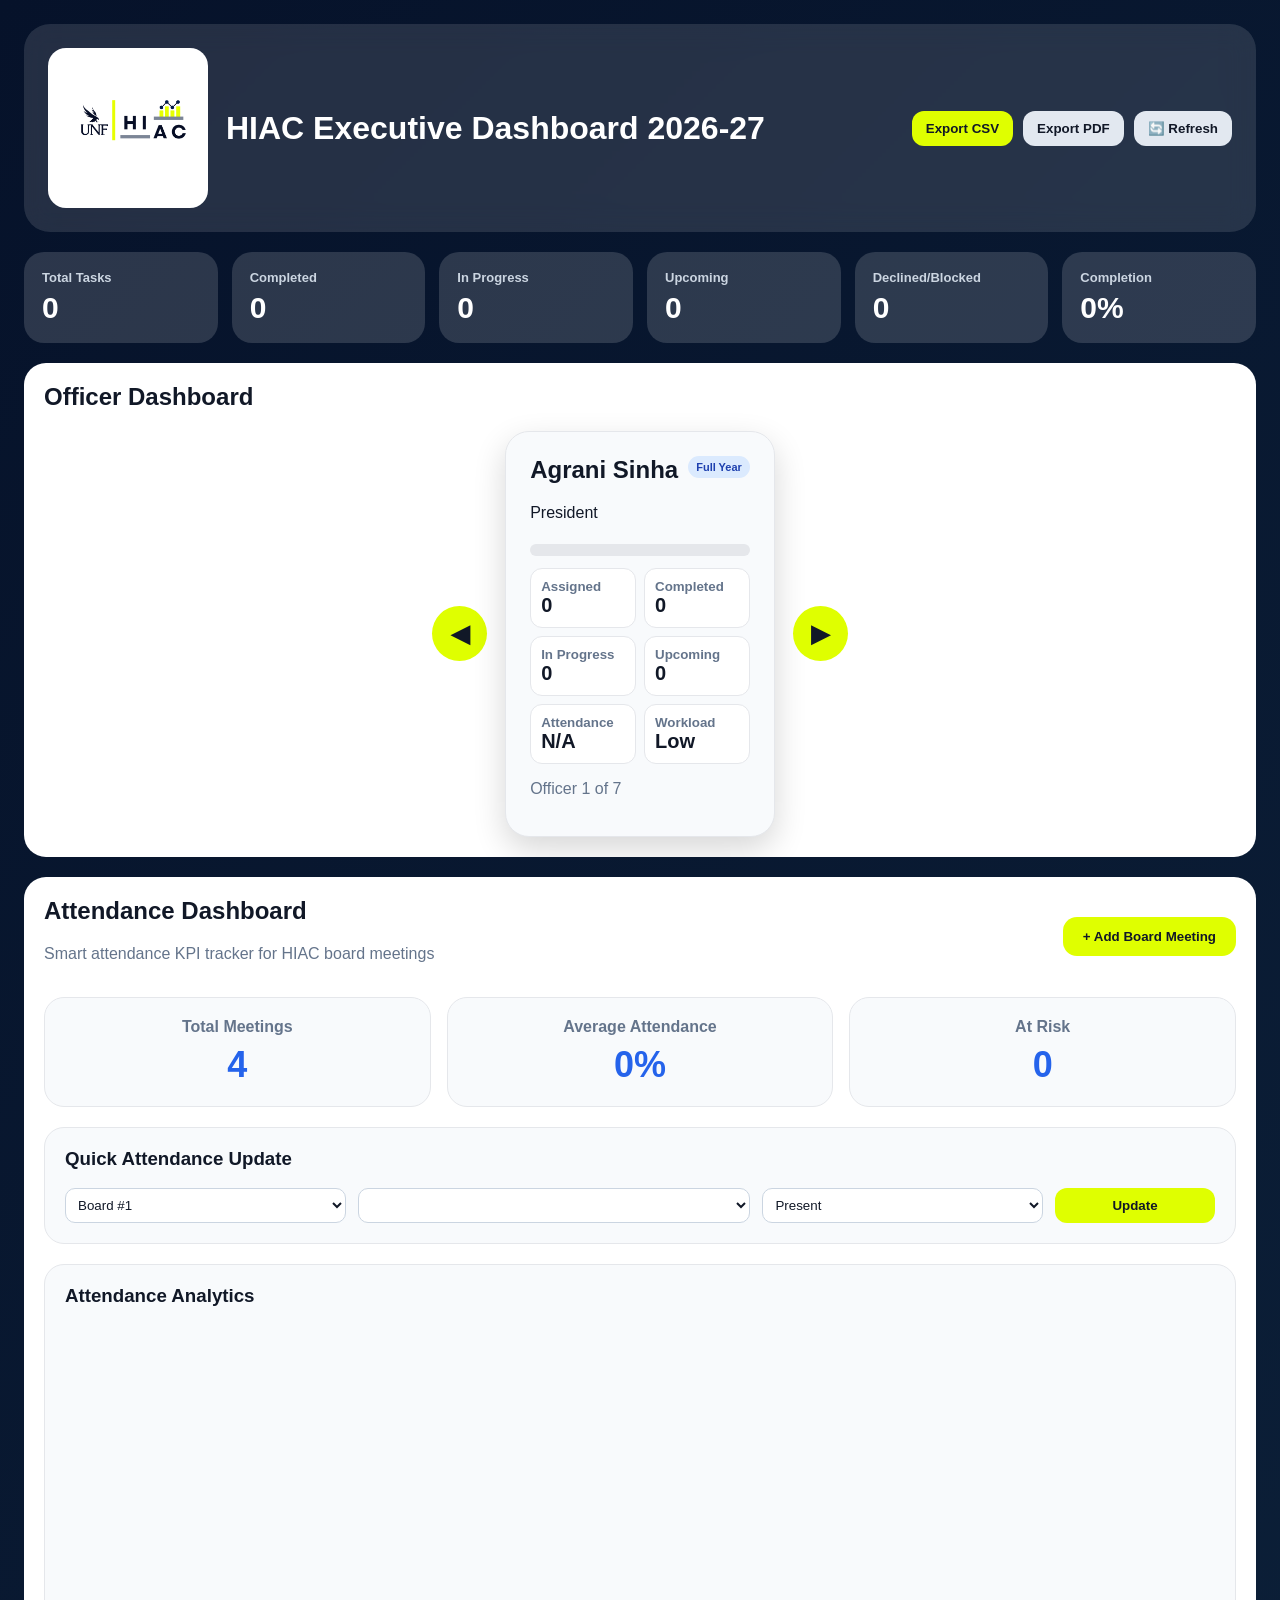
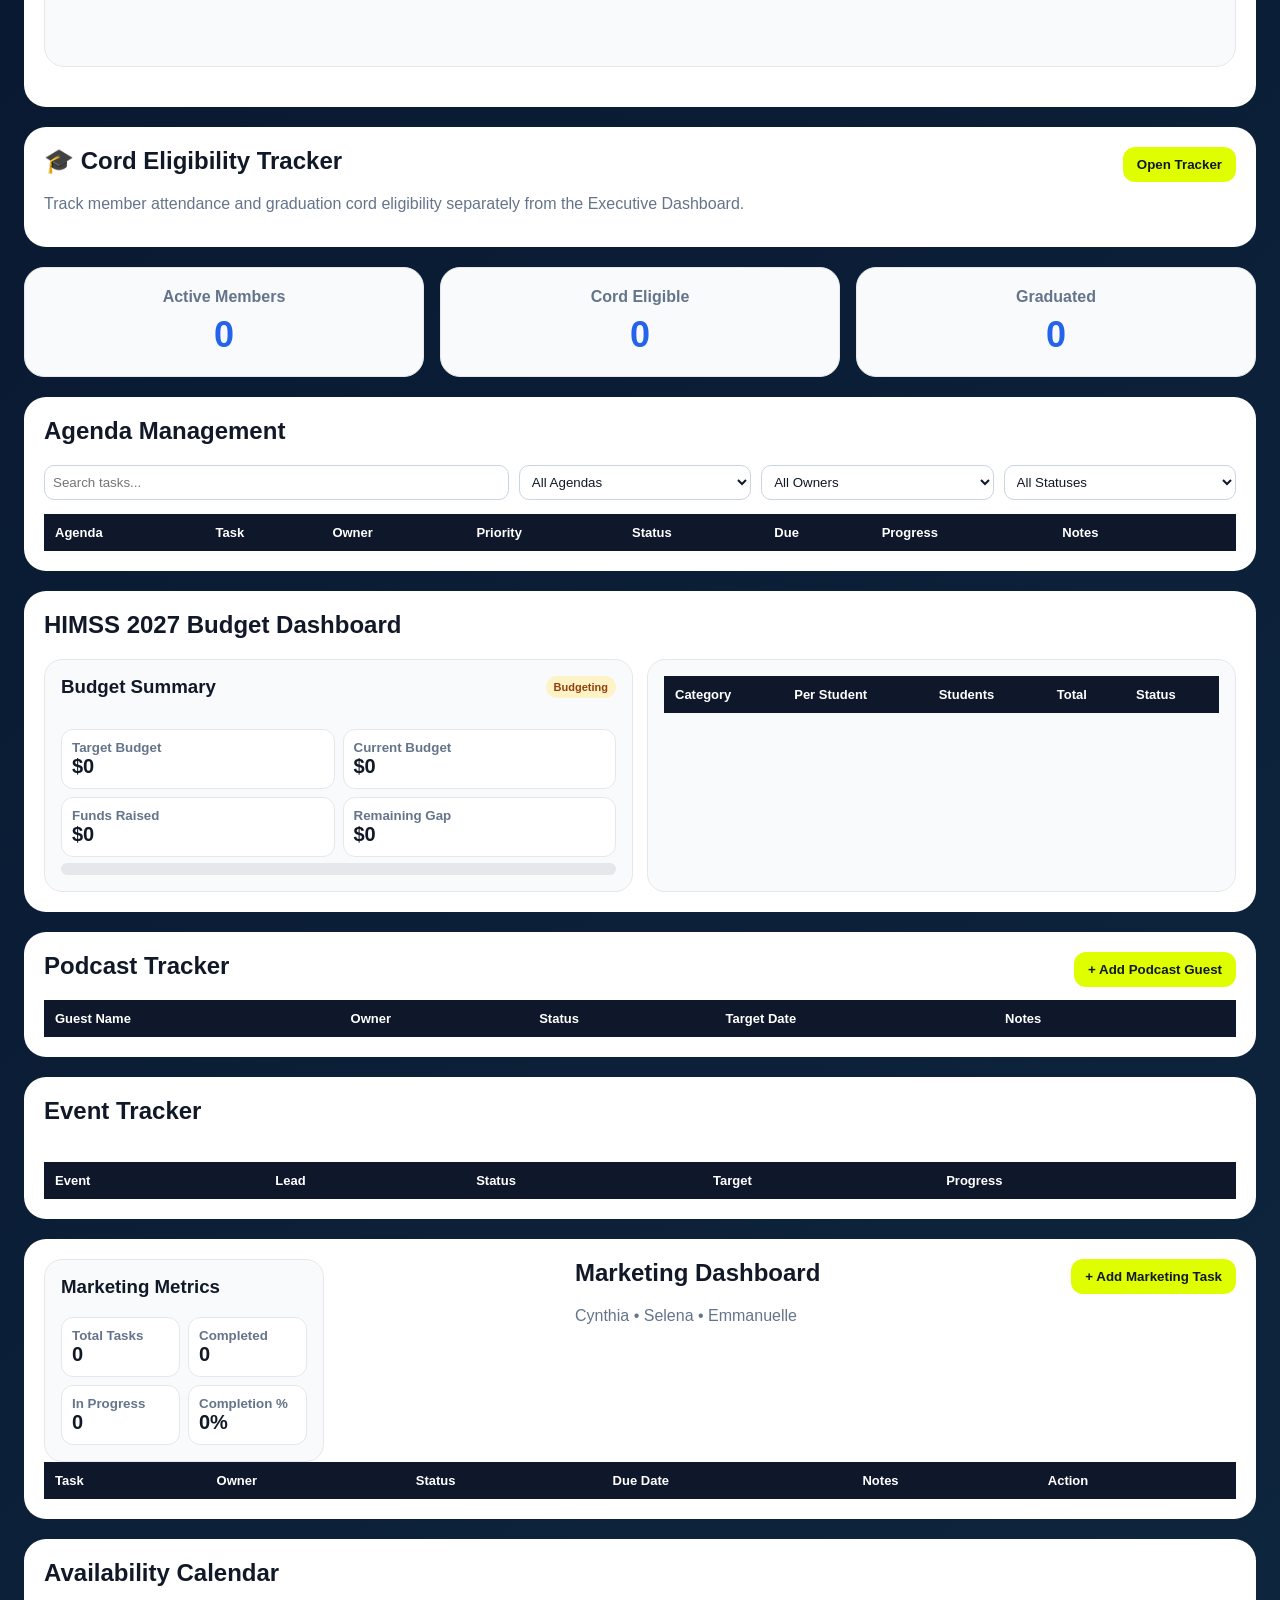
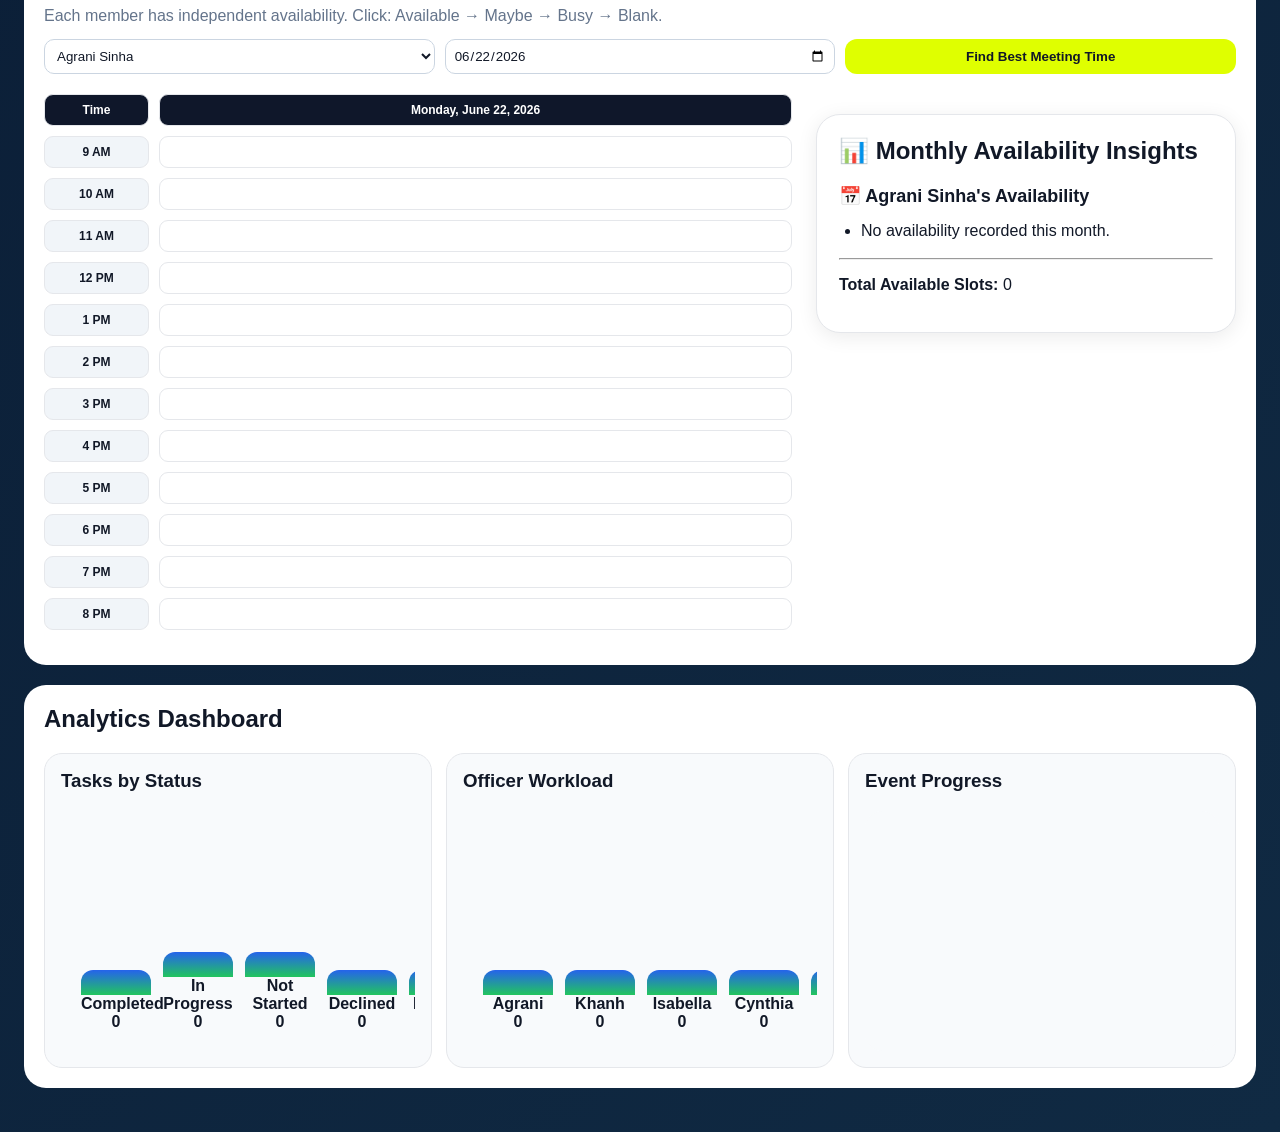
<file: index.html>
<!DOCTYPE html>
<html>
<head>
<meta charset="UTF-8">
<title>HIAC Executive Dashboard 2026-27</title>
<meta name="viewport" content="width=device-width, initial-scale=1.0">


<style>
:root{
--navy:#06122a;
--navy2:#102a43;
--lime:#dfff00;
--green:#16a34a;
--orange:#f59e0b;
--red:#dc2626;
--blue:#2563eb;
--purple:#7c3aed;
--light:#f8fafc;
--border:#e5e7eb;
--text:#111827;
--muted:#64748b;
}

*{
box-sizing:border-box;
font-family:Segoe UI,Arial,sans-serif;
}

html,
body{
width:100%;
overflow-x:hidden;
}

body{
margin:0;
padding:24px;
background:linear-gradient(135deg,var(--navy),var(--navy2));
color:white;
}

.header{
display:flex;
justify-content:space-between;
align-items:center;
gap:20px;
background:rgba(255,255,255,.12);
border-radius:26px;
padding:24px;
margin-bottom:20px;
backdrop-filter:blur(14px);
}

.brand{
display:flex;
align-items:center;
gap:18px;
}

.logo-img{
width:160px;
max-width:100%;
height:auto;
background:white;
border-radius:18px;
padding:10px;
}

h1{
margin:0;
font-size:32px;
line-height:1.2;
}

h2,
h3{
margin-top:0;
}

.actions{
display:flex;
gap:10px;
flex-wrap:wrap;
}

button{
border:none;
border-radius:12px;
padding:10px 14px;
font-weight:800;
cursor:pointer;
background:var(--lime);
color:#111827;
}

button.gray{
background:#e2e8f0;
}

button.red{
background:#fee2e2;
color:#991b1b;
}

.summary-grid{
display:grid;
grid-template-columns:repeat(auto-fit,minmax(170px,1fr));
gap:14px;
margin-bottom:20px;
}

.summary-card{
background:rgba(255,255,255,.15);
border-radius:20px;
padding:18px;
}

.summary-card span{
display:block;
font-size:13px;
font-weight:700;
color:#cbd5e1;
}

.summary-card strong{
display:block;
font-size:30px;
margin-top:6px;
}

.panel{
background:white;
color:#111827;
border-radius:22px;
padding:20px;
margin-bottom:20px;
overflow-x:auto;
overflow-y:hidden;
}

.sub{
color:#64748b;
margin-bottom:14px;
}

.carousel-wrap{
display:flex;
align-items:center;
justify-content:center;
gap:18px;
width:100%;
}

.nav-btn{
width:55px;
height:55px;
border-radius:50%;
font-size:24px;
flex-shrink:0;
}

.officer-single{
width:100%;
max-width:680px;
background:#f8fafc;
border:1px solid #e5e7eb;
border-radius:24px;
padding:24px;
box-shadow:0 12px 32px rgba(0,0,0,.16);
touch-action:pan-y;
user-select:none;
}

.card-grid{
display:grid;
grid-template-columns:repeat(auto-fit,minmax(280px,1fr));
gap:14px;
}

.card{
background:#f8fafc;
border:1px solid #e5e7eb;
border-radius:18px;
padding:16px;
}

.row{
display:flex;
justify-content:space-between;
gap:10px;
align-items:flex-start;
}

.kpis{
display:grid;
grid-template-columns:repeat(2,1fr);
gap:8px;
margin-top:12px;
}

.kpi{
background:white;
border:1px solid #e5e7eb;
border-radius:12px;
padding:10px;
}

.kpi small{
display:block;
font-weight:700;
color:#64748b;
}

.kpi strong{
font-size:20px;
}

table{
width:100%;
border-collapse:collapse;
}

th{
background:#0f172a;
color:white;
padding:11px;
text-align:left;
font-size:13px;
}

td{
border-bottom:1px solid #e5e7eb;
padding:9px;
font-size:13px;
vertical-align:top;
}

input,
select,
textarea{
width:100%;
padding:8px;
border:1px solid #cbd5e1;
border-radius:10px;
background:white;
color:#111827;
}

textarea{
min-height:44px;
resize:vertical;
}

.badge{
display:inline-block;
padding:5px 8px;
border-radius:999px;
font-size:11px;
font-weight:800;
}

.Completed,
.Published,
.Approved{
background:#dcfce7;
color:#166534;
}

.InProgress,
.Recorded,
.ReadyToPublish,
.Editing,
.Budgeting,
.Fundraising,
.Marketing,
.Reviewing,
.Drafting,
.RegistrationOpen{
background:#fef3c7;
color:#92400e;
}

.NotStarted,
.Upcoming,
.Planning,
.Planned,
.Proposed,
.Discussion,
.Prospect,
.Scheduled,
.OutreachSent,
.Confirmed{
background:#dbeafe;
color:#1e40af;
}

.Declined,
.Blocked,
.Cancelled{
background:#fee2e2;
color:#991b1b;
}

.OnHold,
.AdvisorMeeting,
.Virtual{
background:#ede9fe;
color:#5b21b6;
}

.progress{
height:12px;
background:#e5e7eb;
border-radius:999px;
overflow:hidden;
margin-top:6px;
}

.fill{
height:100%;
background:linear-gradient(90deg,#22c55e,#84cc16);
}

.chart{
height:240px;
display:flex;
align-items:flex-end;
gap:12px;
padding:20px;
background:#f8fafc;
border-radius:18px;
overflow-x:auto;
}

.bar{
background:linear-gradient(180deg,#2563eb,#22c55e);
border-radius:12px 12px 0 0;
min-height:14px;
}

.barcol{
min-width:70px;
font-weight:700;
text-align:center;
color:#111827;
}

.filters{
display:grid;
grid-template-columns:2fr 1fr 1fr 1fr;
gap:10px;
margin-bottom:14px;
}

/* =========================
   ATTENDANCE
========================= */

.attendance-header{
display:flex;
justify-content:space-between;
align-items:center;
gap:20px;
margin-bottom:20px;
}

.meeting-btn{
background:#dfff00;
color:#111827;
font-weight:800;
padding:12px 20px;
border:none;
border-radius:14px;
cursor:pointer;
white-space:nowrap;
}

.attendance-kpi-grid{
display:grid;
grid-template-columns:repeat(3,1fr);
gap:16px;
margin-bottom:20px;
}

.attendance-kpi{
background:#f8fafc;
border:1px solid #e5e7eb;
border-radius:20px;
padding:20px;
text-align:center;
}

.attendance-kpi span{
display:block;
font-weight:700;
color:#64748b;
margin-bottom:8px;
}

.attendance-kpi strong{
font-size:36px;
color:#2563eb;
display:block;
}

.quick-attendance-card,
.attendance-analytics{
background:#f8fafc;
border:1px solid #e5e7eb;
border-radius:20px;
padding:20px;
margin-bottom:20px;
}

.quick-attendance-row{
display:grid;
grid-template-columns:1fr 1.4fr 1fr 160px;
gap:12px;
align-items:center;
}

.quick-attendance-row button{
width:100%;
}

#attendanceChart{
display:flex;
align-items:flex-end;
justify-content:flex-start;
gap:18px;
padding:20px;
min-height:320px;
overflow-x:auto;
}

#attendanceChart .barcol,
#attendanceChart .barcol div,
#attendanceChart .barcol b{
color:#111827 !important;
font-weight:700;
text-align:center;
}

#attendanceChart .barcol{
min-width:100px;
}

/* =========================
   AGENDA DESKTOP/MOBILE SPLIT
========================= */

.mobile-planner{
display:none !important;
}

.desktop-agenda{
display:block !important;
}

.desktop-filters{
display:grid !important;
}



/* =========================
   AVAILABILITY
========================= */

.schedule{
display:grid;
grid-template-columns:110px minmax(240px,1fr);
gap:10px;
width:100%;
min-width:350px;
}
.day,
.time,
.slot{
text-align:center;
padding:8px;
border-radius:9px;
border:1px solid #e5e7eb;
font-size:12px;
}

.day{
background:#0f172a;
color:white;
font-weight:800;
}

.time{
background:#f1f5f9;
font-weight:800;
}

.slot{
cursor:pointer;
background:white;
}

.slot.yes{
background:#dcfce7;
color:#166534;
}

.slot.maybe{
background:#fef3c7;
color:#92400e;
}

.slot.no{
background:#fee2e2;
color:#991b1b;
}

/* =========================
   TABLET
========================= */

@media screen and (max-width:1024px){

body{
padding:16px;
}

.header{
padding:20px;
}

.summary-grid{
grid-template-columns:repeat(2,1fr);
}

.card-grid{
grid-template-columns:1fr;
}

.filters{
grid-template-columns:1fr 1fr;
}

.officer-single{
max-width:100%;
}

.attendance-kpi-grid{
grid-template-columns:repeat(2,1fr);
}

.quick-attendance-row{
grid-template-columns:1fr 1fr;
}

}

/* =========================
   MOBILE
========================= */

@media screen and (max-width:768px){

.agenda-task-card{
background:#050505;
color:white;
border-left:6px solid #dfff00;
border-radius:22px;
padding:16px;
}

body{
padding:10px;
}

.header{
flex-direction:column;
align-items:flex-start;
padding:16px;
gap:12px;
border-radius:20px;
}

.brand{
width:100%;
flex-direction:column;
align-items:flex-start;
gap:10px;
}

.logo-img{
width:80px;
border-radius:14px;
padding:8px;
}

h1{
font-size:22px;
line-height:1.2;
}

.panel{
padding:14px;
border-radius:18px;
overflow-x:auto;
overflow-y:hidden;
}

.actions{
width:100%;
display:grid;
grid-template-columns:1fr;
gap:8px;
}

.actions button,
button{
width:100%;
min-height:42px;
}

.summary-grid{
grid-template-columns:repeat(2,1fr);
gap:10px;
}

.summary-card{
padding:14px;
border-radius:16px;
}

.summary-card strong{
font-size:24px;
}

.carousel-wrap{
gap:8px;
}

.officer-single{
width:100%;
max-width:100%;
padding:14px;
border-radius:18px;
}

.nav-btn{
width:40px;
height:40px;
font-size:16px;
padding:0;
}

.card-grid{
grid-template-columns:1fr;
gap:10px;
}

.row{
flex-direction:column;
align-items:stretch;
width:100%;
}

.kpis{
grid-template-columns:repeat(2,1fr);
}

.filters{
grid-template-columns:1fr;
}

input,
select,
textarea{
font-size:16px;
}

.attendance-header{
flex-direction:column;
align-items:stretch;
gap:12px;
}

.meeting-btn{
width:100%;
}

.attendance-kpi-grid{
grid-template-columns:1fr;
gap:10px;
}

.attendance-kpi{
padding:14px;
}

.attendance-kpi strong{
font-size:24px;
}

.quick-attendance-row{
grid-template-columns:1fr;
}

#attendanceChart{
height:260px;
min-height:260px;
padding:14px;
gap:12px;
overflow-x:auto;
}

#attendanceChart .barcol{
min-width:70px;
font-size:12px;
}

/* =========================
   GOOGLE CALENDAR MOBILE AGENDA
========================= */

.agenda-panel{
padding:0;
overflow:hidden;
background:#f8fafc;
}

.agenda-panel h2{
display:block;
padding:18px 16px 0;
margin:0;
font-size:24px;
color:#111827;
}

.desktop-agenda,
.desktop-filters{
display:none !important;
}

.mobile-planner{
display:block !important;
padding:14px;
background:#f8fafc;
}

.calendar-header{
background:#0a0a0a;
color:#dfff00;
padding:20px;
border-radius:24px;
margin-bottom:14px;
border:2px solid #dfff00;
box-shadow:0 0 20px rgba(223,255,0,.25);
}

.calendar-month{
font-size:22px;
font-weight:900;
}

.calendar-year{
font-size:14px;
opacity:.85;
margin-top:4px;
}

.calendar-week{
display:grid;
grid-template-columns:repeat(7,1fr);
margin-top:16px;
gap:4px;
}

.calendar-week div{
text-align:center;
font-weight:800;
font-size:12px;
opacity:.9;
}

.calendar-grid{
display:grid;
grid-template-columns:repeat(7,1fr);
gap:6px;
margin-top:12px;
}

.calendar-day{
min-height:72px;
aspect-ratio:auto;
background:#111111;
border:1px solid #2a2a2a;
border-radius:14px;
display:flex;
flex-direction:column;
align-items:center;
justify-content:center;
font-size:12px;
font-weight:800;
color:#ffffff;
position:relative;
cursor:pointer;
transition:.2s;
}
.calendar-day{
align-items:flex-start;
justify-content:flex-start;
padding:8px;
}
   
.calendar-day:hover{
border-color:#dfff00;
transform:translateY(-2px);
}

.calendar-day:hover{
transform:translateY(-1px);
}

.calendar-day.has-task{
background:#161616;
border:2px solid #dfff00;
box-shadow:0 0 10px rgba(223,255,0,.25);
}
.calendar-day.today{
background:#dfff00;
color:#000000;
font-weight:900;
}
.calendar-day small{
position:absolute;
right:4px;
bottom:4px;
min-width:18px;
height:18px;
border-radius:999px;
background:#dfff00;
color:#000;
font-size:10px;
font-weight:900;
display:flex;
align-items:center;
justify-content:center;
}

.agenda-task-list{
margin-top:18px;
display:flex;
flex-direction:column;
gap:12px;
}

.agenda-task-list h3{
margin:0;
font-size:18px;
color:#111827;
}

.agenda-task-card{
background:#111111;
color:white;
border-radius:18px;
padding:14px;
border-left:6px solid #dfff00;
box-shadow:0 4px 12px rgba(0,0,0,.25);
}

.agenda-task-card h4{
margin:0 0 8px;
font-size:16px;
font-weight:800;
color:#dfff00;
}

.agenda-task-meta{
font-size:13px;
color:#cbd5e1;
line-height:1.6;
margin-bottom:10px;
}

.agenda-task-status{
display:inline-block;
padding:5px 10px;
border-radius:999px;
background:#dfff00;
color:#000;
font-size:11px;
font-weight:900;
}

.agenda-task-card{
display:flex;
flex-direction:column;
gap:10px;
}

.agenda-task-edit{
display:flex;
flex-direction:column;
gap:8px;
margin-top:12px;
}

.agenda-task-edit label{
font-size:12px;
font-weight:800;
color:#dfff00;
text-transform:uppercase;
letter-spacing:.5px;
}

.agenda-task-edit input,
.agenda-task-edit select,
.agenda-task-edit textarea{
width:100%;
background:#ffffff;
color:#111827;
border-radius:12px;
padding:10px;
border:none;
font-size:14px;
}

.agenda-task-edit textarea{
min-height:70px;
resize:vertical;
}

.progress-value{
text-align:center;
font-weight:800;
color:#dfff00;
font-size:14px;
}

.agenda-task-edit input[type="range"]{
padding:0;
background:transparent;
}

.agenda-task-actions{
display:grid;
grid-template-columns:1fr 1fr;
gap:8px;
margin-top:10px;
}

.agenda-task-actions button{
width:100%;
font-size:13px;
min-height:38px;
}

.schedule{
display:grid !important;
grid-template-columns:110px minmax(200px,1fr) !important;
gap:8px;
width:100% !important;
min-width:320px !important;
}

#statusChart,
#workloadChart,
#eventChart,
#attendanceChart{
overflow-x:auto;
}

}
.planner-fab{
position:fixed;
bottom:85px;
right:20px;
width:62px;
height:62px;
border-radius:50%;
background:#dfff00;
color:#000;
font-size:34px;
font-weight:900;
border:none;
box-shadow:0 0 20px rgba(223,255,0,.35);
z-index:999;
}
.planner-fab:hover{
transform:scale(1.05);
}

.calendar-nav{
display:flex;
justify-content:space-between;
align-items:center;
margin-bottom:15px;
}

.month-btn{
width:42px;
height:42px;
border-radius:50%;
background:#dfff00;
color:#000;
font-size:18px;
font-weight:900;
border:none;
}

#cordTable input{
min-width:70px;
}

#graduatedTable td,
#cordTable td{
font-size:12px;
}

#cordTable,
#graduatedTable{
overflow-x:auto;
}
/* =========================
   SMALL PHONES
========================= */

@media screen and (max-width:480px){

body{
padding:8px;
}

.logo-img{
width:65px;
}

h1{
font-size:18px;
}

.summary-grid{
grid-template-columns:1fr;
}

.summary-card strong{
font-size:20px;
}

.kpis{
grid-template-columns:1fr;
}

.calendar-header{
padding:16px;
border-radius:20px;
}

.calendar-month{
font-size:20px;
}

.calendar-week div{
font-size:11px;
}

.calendar-grid{
gap:5px;
}

.calendar-day{
border-radius:10px;
font-size:11px;
}

.agenda-task-edit{
grid-template-columns:1fr;
}

.agenda-task-edit textarea{
grid-column:1;
}

.agenda-task-actions{
grid-template-columns:1fr;
}

#attendanceChart .barcol,
#statusChart .barcol,
#workloadChart .barcol,
#eventChart .barcol{
min-width:70px;
}

}

/* =========================
   PRINT
========================= */

@media print{

.actions,
button{
display:none !important;
}

body{
background:white !important;
color:black !important;
padding:0;
}

.header{
background:white !important;
color:black !important;
box-shadow:none;
}

.panel{
break-inside:avoid;
overflow:visible;
}

.mobile-planner{
display:none !important;
}

.desktop-agenda{
display:block !important;
}

table{
display:table;
white-space:normal;
overflow:visible;
}

thead{
display:table-header-group !important;
}

tr{
display:table-row !important;
}

td,
th{
display:table-cell !important;
}

}
#availabilitySummaryCard{

margin-top:20px;
padding:20px;
background:white;
border-radius:20px;
box-shadow:0 4px 20px rgba(0,0,0,.08);

}

#availabilitySummary h4{

margin:16px 0 10px;

}

#availabilitySummary ul{

margin:0;
padding-left:20px;

}

#availabilitySummary li{

margin-bottom:8px;

}
/* ==========================================
   AVAILABILITY LAYOUT
========================================== */

.availability-layout{

display:flex;
gap:24px;
align-items:flex-start;
margin-top:20px;

}

/* ==========================================
   CALENDAR
========================================== */

.schedule-wrapper{

flex:2;
min-width:0;

}

.schedule{

overflow-x:auto;

}

/* ==========================================
   INSIGHTS CARD
========================================== */

#availabilitySummaryCard{

flex:1;
min-width:320px;
max-width:420px;

background:white;
border-radius:24px;

padding:22px;

box-shadow:
0 4px 20px rgba(0,0,0,.08);

position:sticky;
top:20px;

}

#availabilitySummaryCard h3{

margin-top:0;
margin-bottom:20px;

font-size:24px;
font-weight:700;

}

#availabilitySummary h4{

margin-top:20px;
margin-bottom:12px;

font-size:18px;
font-weight:700;

}

#availabilitySummary ul{

margin:0;
padding-left:22px;

}

#availabilitySummary li{

margin-bottom:12px;
line-height:1.5;

}

/* ==========================================
   MOBILE
========================================== */

@media(max-width:1200px){

.availability-layout{

flex-direction:column;

}

.schedule-wrapper{

width:100%;

}

#availabilitySummaryCard{

width:100%;
max-width:none;
min-width:unset;

position:static;

}

}

@media(max-width:768px){

#availabilitySummaryCard{

padding:18px;

}

#availabilitySummaryCard h3{

font-size:20px;

}

#availabilitySummary h4{

font-size:16px;

}

}
</style>
</head>

<body>

<div class="header">
<div class="brand">
<img src="assets/UNF HIAC Logo & Announcement - 3 (1).png" class="logo-img">
<div>
<h1>HIAC Executive Dashboard 2026-27</h1>
</div>
</div>
<div class="actions">
<button onclick="exportCSV()">Export CSV</button>
<button onclick="window.print()" class="gray">Export PDF</button>
<button onclick="location.reload()" class="gray">🔄 Refresh</button>
</div>
</div>

<div class="summary-grid">
<div class="summary-card"><span>Total Tasks</span><strong id="totalTasks">0</strong></div>
<div class="summary-card"><span>Completed</span><strong id="completedTasks">0</strong></div>
<div class="summary-card"><span>In Progress</span><strong id="progressTasks">0</strong></div>
<div class="summary-card"><span>Upcoming</span><strong id="upcomingTasks">0</strong></div>
<div class="summary-card"><span>Declined/Blocked</span><strong id="declinedTasks">0</strong></div>
<div class="summary-card"><span>Completion</span><strong id="completionRate">0%</strong></div>
</div>

<div class="panel">
<h2>Officer Dashboard</h2>
<div class="carousel-wrap">
<button class="nav-btn" onclick="prevOfficer()">◀</button>
<div id="officerCards"></div>
<button class="nav-btn" onclick="nextOfficer()">▶</button>
</div>
</div>



<div class="panel">

<div class="attendance-header">
<div>
<h2>Attendance Dashboard</h2>
<p class="sub">Smart attendance KPI tracker for HIAC board meetings</p>
</div>

<button class="meeting-btn" onclick="addMeeting()">
+ Add Board Meeting
</button>
</div>

<div class="attendance-kpi-grid">

<div class="attendance-kpi">
<span>Total Meetings</span>
<strong id="meetingCount">0</strong>
</div>

<div class="attendance-kpi">
<span>Average Attendance</span>
<strong id="attendanceAvg">0%</strong>
</div>

<div class="attendance-kpi">
<span>At Risk</span>
<strong id="atRiskCount">0</strong>
</div>

</div>

<div class="quick-attendance-card">
<h3>Quick Attendance Update</h3>

<div class="quick-attendance-row">
<select id="quickMeeting"></select>
<select id="quickOfficer"></select>
<select id="quickStatus">
<option>Present</option>
<option>Absent</option>
<option>Excused</option>
<option>Virtual</option>
<option>Advisor Meeting</option>
<option>N/A</option>
</select>

<button onclick="quickUpdateAttendance()">Update</button>
</div>
</div>

<div class="attendance-analytics">
<h3>Attendance Analytics</h3>
<div id="attendanceChart"></div>
</div>

</div>

<div class="panel">

<div class="row">

<div>

<h2>
🎓 Cord Eligibility Tracker
</h2>

<p class="sub">

Track member attendance and graduation cord eligibility separately from the Executive Dashboard.

</p>

</div>

<button
class="lime"
onclick="
window.open(
'cord_tracker.html',
'_blank'
)
">

Open Tracker

</button>

</div>

</div>
   

<div class="attendance-kpi-grid">

<div class="attendance-kpi">
<span>Active Members</span>
<strong id="activeMemberCount">0</strong>
</div>

<div class="attendance-kpi">
<span>Cord Eligible</span>
<strong id="eligibleMemberCount">0</strong>
</div>

<div class="attendance-kpi">
<span>Graduated</span>
<strong id="graduatedMemberCount">0</strong>
</div>

</div>

<!-- CLOSE KPI GRID -->

<div class="panel agenda-panel">

<h2>Agenda Management</h2>

<div class="filters desktop-filters">

<input
id="search"
placeholder="Search tasks..."
onkeyup="renderTasks()"
>

<select
id="agendaFilter"
onchange="renderTasks()">
</select>

<select
id="ownerFilter"
onchange="renderTasks()">
</select>

<select
id="statusFilter"
onchange="renderTasks()">
</select>

</div>

<!-- Desktop Table -->

<div class="desktop-agenda">

<table>

<thead>
<tr>
<th>Agenda</th>
<th>Task</th>
<th>Owner</th>
<th>Priority</th>
<th>Status</th>
<th>Due</th>
<th>Progress</th>
<th>Notes</th>
<th></th>
</tr>
</thead>

<tbody id="taskTable"></tbody>

</table>

</div>

<!-- Mobile Planner -->

<div
class="mobile-planner"
id="agendaPlanner">
</div>

</div>

<div class="panel">
<h2>HIMSS 2027 Budget Dashboard</h2>
<div class="card-grid">
<div class="card">
<div class="row"><h3>Budget Summary</h3><span class="badge Budgeting">Budgeting</span></div>
<div class="kpis">
<div class="kpi"><small>Target Budget</small><strong id="targetBudget">$0</strong></div>
<div class="kpi"><small>Current Budget</small><strong id="currentBudget">$0</strong></div>
<div class="kpi"><small>Funds Raised</small><strong id="fundsRaised">$0</strong></div>
<div class="kpi"><small>Remaining Gap</small><strong id="remainingGap">$0</strong></div>
</div>
<div class="progress"><div class="fill" id="budgetFill"></div></div>
</div>
<div class="card">
<table>
<thead><tr><th>Category</th><th>Per Student</th><th>Students</th><th>Total</th><th>Status</th></tr></thead>
<tbody id="himssBody"></tbody>
</table>
</div>
</div>
</div>

<div class="panel">
<div class="row">
<div>
<h2>Podcast Tracker</h2>
</div>
<button onclick="addPodcast()">+ Add Podcast Guest</button>
</div>
<table>
<thead><tr><th>Guest Name</th><th>Owner</th><th>Status</th><th>Target Date</th><th>Notes</th><th></th></tr></thead>
<tbody id="podcastTable"></tbody>
</table>
</div>

<div class="panel">
<h2>Event Tracker</h2>
<div class="card-grid" id="eventCards"></div><br>
<table>
<thead><tr><th>Event</th><th>Lead</th><th>Status</th><th>Target</th><th>Progress</th></tr></thead>
<tbody id="eventTable"></tbody>
</table>
</div>

<div class="panel">

<div class="row">

<div class="card-grid">

<div class="card">

<h3>Marketing Metrics</h3>

<div class="kpis">

<div class="kpi">
<small>Total Tasks</small>
<strong id="marketingTotal">0</strong>
</div>

<div class="kpi">
<small>Completed</small>
<strong id="marketingCompleted">0</strong>
</div>

<div class="kpi">
<small>In Progress</small>
<strong id="marketingProgress">0</strong>
</div>

<div class="kpi">
<small>Completion %</small>
<strong id="marketingRate">0%</strong>
</div>

</div>

</div>

</div>

<div>
<h2>Marketing Dashboard</h2>
<p class="sub">
Cynthia • Selena • Emmanuelle
</p>
</div>

<button onclick="addMarketingTask()">
+ Add Marketing Task
</button>

</div>

<table>

<thead>
<tr>
<th>Task</th>
<th>Owner</th>
<th>Status</th>
<th>Due Date</th>
<th>Notes</th>
<th>Action</th>
</tr>
</thead>

<tbody id="marketingTable">
</tbody>

</table>

</div>

<div class="panel">

<h2>Availability Calendar</h2>

<p class="sub">
Each member has independent availability.
Click: Available → Maybe → Busy → Blank.
</p>

<div
class="filters"
style="grid-template-columns:1fr 1fr 1fr">

<select
id="availabilityPerson"
onchange="
renderSchedule();
renderAvailabilitySummary();
">
</select>

<input
type="date"
id="scheduleWeek"
value="2026-06-22"
onchange="renderSchedule()">

<button
onclick="findBestTime()">
Find Best Meeting Time
</button>

</div>

<div class="availability-layout">

    <!-- CALENDAR SIDE -->

    <div class="schedule-wrapper">

        <div
        class="schedule"
        id="scheduleGrid">
        </div>

        <p
        id="bestTime"
        class="sub"
        style="margin-top:15px;">
        </p>

    </div>

    <!-- INSIGHTS SIDE -->

    <div
    class="card"
    id="availabilitySummaryCard">

        <h3>
        📊 Monthly Availability Insights
        </h3>

        <div id="availabilitySummary">

            No availability data yet.

        </div>

    </div>

</div>

</div>
<div class="panel">
<h2>Analytics Dashboard</h2>
<div class="card-grid">
<div class="card"><h3>Tasks by Status</h3><div class="chart" id="statusChart"></div></div>
<div class="card"><h3>Officer Workload</h3><div class="chart" id="workloadChart"></div></div>
<div class="card"><h3>Event Progress</h3><div class="chart" id="eventChart"></div></div>
</div>
</div>

<script>
const API_URL =
"https://script.google.com/macros/s/AKfycbzeopu9kln5zjYtCK3hqsetHzHKI2j2i4LEFBYkdL5jaIhWGPr0xpFXuWlgyqZhm5CPzw/exec";

function cleanDate(date){

if(!date){
return "";
}

return String(date).split("T")[0];

}
async function loadSheet(sheet){

const response =
await fetch(
`${API_URL}?action=${sheet}`
);

return await response.json();

}

async function saveSheet(
sheet,
data
){

await fetch(API_URL,{
method:"POST",
body:JSON.stringify({
sheet:sheet,
data:data
})
});

}
const officers=["Agrani Sinha","Khanh Linh Lieu","Isabella Panya","Cynthia Simmons","Selena Hernandez","Emmanuelle Vinson","Kay Thiemann","All Officers"];
const officerInfo={
"Agrani Sinha":["President","Full Year"],
"Khanh Linh Lieu":["Vice President","Full Year"],
"Isabella Panya":["Treasurer","Full Year"],
"Cynthia Simmons":["Marketing Chair","Full Year"],
"Selena Hernandez":["Marketing Assistant","Fall"],
"Emmanuelle Vinson":["Marketing Assistant","Spring"],
"Kay Thiemann":["Faculty Advisor","Advisor"]
};

let members = [];
let graduatedMembers = [];
let currentOfficerIndex = 0;

let plannerMonth =
new Date().getMonth();

let plannerYear =
new Date().getFullYear();

let dragTask = null;

const priorities = [
"Low",
"Medium",
"High",
"Critical"
];

const taskStatuses = [
"Not Started",
"In Progress",
"Completed",
"On Hold",
"Declined",
"Blocked"
];

let meetings = [];

let agendas = [...meetings];
function normalizeMeetingLists(){

if(
!Array.isArray(meetings) ||
meetings.length===0
){

meetings=[
"Board #1",
"Board #2",
"Board #3",
"Strategic Planning"
];

}

agendas=[...meetings];

}

let tasks = [];

let attendance = [];

let podcasts = [];

let events = [];


let marketing = [];

let himss = [];

let schedule = {};





async function save(){

await saveSheet(
"Tasks",
tasks
);

await saveSheet(
"Attendance",
attendance
);

await saveSheet(
"Meetings",
meetings.map(m=>({
meetingName:m
}))
);

await saveSheet(
"Podcasts",
podcasts
);

await saveSheet(
"Events",
events
);

await saveSheet(
"Marketing",
marketing
);

await saveSheet(
"HIMSSBudget",
himss
);

await saveSheet(
"Availability",
Object.entries(schedule).map(
([key,value])=>{

const parts =
key.split("_");

return {

person:
parts[0],

date:
parts[1],

day:
parts[2],

time:
parts.slice(3).join("_"),

status:
value

};

})
);

await saveSheet(
"Members",
members
);

await saveSheet(
"GraduatedMembers",
graduatedMembers
);

}

function renderMarketingMetrics(){

let total=
marketing.length;

let completed=
marketing.filter(
m=>m.status==="Completed"
).length;

let progress=
marketing.filter(
m=>
m.status==="Drafting" ||
m.status==="Reviewing" ||
m.status==="Scheduled"
).length;

marketingTotal.innerText=total;

marketingCompleted.innerText=completed;

marketingProgress.innerText=progress;

marketingRate.innerText=
total
?
Math.round(
(completed/total)*100
)+"%"
:
"0%";

}

function option(list,current){return list.map(x=>`<option ${x===current?"selected":""}>${x}</option>`).join("")}
function clean(x){return String(x).replaceAll(" ","")}

function syncAgendaMeetings(){

tasks.forEach(task=>{

if(task.agenda==="First Board Meeting")
task.agenda="Board #1";

if(task.agenda==="Second Board Meeting")
task.agenda="Board #2";

if(task.agenda==="Third Board Meeting")
task.agenda="Board #3";

});

agendas=[...meetings];

}

function initFilters(){

normalizeMeetingLists();

agendaFilter.innerHTML =
'<option>All Agendas</option>' +
meetings.map(m=>`
<option>${m}</option>
`).join("");

ownerFilter.innerHTML =
'<option>All Owners</option>' +
option(officers,"");

statusFilter.innerHTML =
'<option>All Statuses</option>' +
option(taskStatuses,"");

availabilityPerson.innerHTML =
option(Object.keys(officerInfo),"Agrani Sinha");

}

//----------------------------------
// CORD TRACKER SUMMARY
//----------------------------------


function renderCordSummary(){

if(!Array.isArray(members)){
members=[];
}

if(!Array.isArray(graduatedMembers)){
graduatedMembers=[];
}

const active =
members.length;

const graduated =
graduatedMembers.length;

const eligible =
members.filter(m=>{

const attended =
Number(m.eventsAttended || 0);

const total =
Number(m.eligibleEvents || 0);

if(total===0){
return false;
}

return attended/total >= 0.5;

}).length;

const activeEl =
document.getElementById("activeMemberCount");

const eligibleEl =
document.getElementById("eligibleMemberCount");

const graduatedEl =
document.getElementById("graduatedMemberCount");

if(activeEl){
activeEl.innerText=active;
}

if(eligibleEl){
eligibleEl.innerText=eligible;
}

if(graduatedEl){
graduatedEl.innerText=graduated;
}

}
function renderAll(){

renderCordSummary();

normalizeMeetingLists();
syncAgendaMeetings();

renderStats();
renderOfficers();
renderAttendance();

renderTasks();
renderAgendaPlanner();
renderPodcasts();
renderEvents();
renderMarketing();
renderMarketingMetrics();
renderHIMSS();
renderAnalytics();
renderSchedule();

}

function renderStats(){
let total=tasks.length;
let completed=tasks.filter(t=>t.status==="Completed").length;
let progress=tasks.filter(t=>t.status==="In Progress").length;
let upcoming=tasks.filter(t=>["Not Started","On Hold"].includes(t.status)).length;
let declined=tasks.filter(t=>["Declined","Blocked"].includes(t.status)).length;
totalTasks.innerText=total;completedTasks.innerText=completed;progressTasks.innerText=progress;upcomingTasks.innerText=upcoming;declinedTasks.innerText=declined;
completionRate.innerText=total?Math.round(completed/total*100)+"%":"0%";
}

function attendancePercent(a){

let vals = meetings.map(
m=>a[m]
);

let eligible=0;

let present=0;

vals.forEach(v=>{

if(

[
"Present",
"Absent",
"Excused",
"Virtual",
"Advisor Meeting"
]

.includes(v)

){

eligible++;

if(
v==="Present" ||
v==="Virtual"
){

present++;

}
if(
v==="Advisor Meeting"
){
present++;
}
if(
v==="Excused"
){

present+=0.5;

}

}

});

return eligible
?
Math.round(
present/eligible*100
)
:
"N/A";

}

function renderOfficers(){
let names=Object.keys(officerInfo);
let name=names[currentOfficerIndex];
let related=tasks.filter(t=>t.owner===name||t.owner==="All Officers");
let done=related.filter(t=>t.status==="Completed").length;
let active=related.filter(t=>t.status==="In Progress").length;
let upcoming=related.filter(t=>t.status==="Not Started").length;
let att=attendancePercent(attendance.find(a=>a.name===name)||{});
let rate=related.length?Math.round(done/related.length*100):0;
let workload=related.length>8?"High":related.length>4?"Medium":"Low";
officerCards.innerHTML=`
<div class="officer-single">
<div class="row"><div><h2>${name}</h2><p>${officerInfo[name][0]}</p></div><span class="badge Planned">${officerInfo[name][1]}</span></div>
<div class="progress"><div class="fill" style="width:${rate}%"></div></div>
<div class="kpis">
<div class="kpi"><small>Assigned</small><strong>${related.length}</strong></div>
<div class="kpi"><small>Completed</small><strong>${done}</strong></div>
<div class="kpi"><small>In Progress</small><strong>${active}</strong></div>
<div class="kpi"><small>Upcoming</small><strong>${upcoming}</strong></div>
<div class="kpi"><small>Attendance</small><strong>${att}${att==="N/A"?"":"%"}</strong></div>
<div class="kpi"><small>Workload</small><strong>${workload}</strong></div>
</div>
<p class="sub">Officer ${currentOfficerIndex+1} of ${names.length}</p>
</div>`;
}

function nextOfficer(){let total=Object.keys(officerInfo).length;currentOfficerIndex=(currentOfficerIndex+1)%total;renderOfficers()}
function prevOfficer(){let total=Object.keys(officerInfo).length;currentOfficerIndex=(currentOfficerIndex-1+total)%total;renderOfficers()}

let startX=0;
document.addEventListener("touchstart",e=>{startX=e.changedTouches[0].clientX});
document.addEventListener("touchend",e=>{
let endX=e.changedTouches[0].clientX;
if(startX-endX>50)nextOfficer();
if(endX-startX>50)prevOfficer();
});



function getMissedStreak(person){

let streak = 0;

for(
let i = meetings.length - 1;
i >= 0;
i--
){

if(
person[meetings[i]]
=== "Absent"
){

streak++;

}else{

break;

}

}

return streak;

}
   
function addMeeting(){

const meetingName =
prompt("Enter Board Meeting Name");

if(!meetingName) return;

const cleanName =
meetingName.trim();

if(meetings.includes(cleanName)){
alert("Meeting already exists");
return;
}

meetings.push(cleanName);

attendance.forEach(person=>{

person[cleanName]="N/A";

});

tasks.forEach(task=>{

if(!meetings.includes(task.agenda)){
task.agenda=meetings[0];
}

});

agendas=[...meetings];


save();

initFilters();

renderAll();

}


function renderQuickAttendance(){

quickMeeting.innerHTML =
option(meetings,quickMeeting.value || meetings[0]);

quickOfficer.innerHTML =
attendance.map(a=>`
<option ${a.name===quickOfficer.value?"selected":""}>
${a.name}
</option>
`).join("");

}

function quickUpdateAttendance(){

let meeting =
quickMeeting.value;

let officer =
quickOfficer.value;

let status =
quickStatus.value;

let person =
attendance.find(
a=>a.name===officer
);

if(!person) return;

person[meeting] = status;

save();

renderAll();

}
   
function renderAttendance(){

meetingCount.innerText =
meetings.length;

let avg =
attendance
.map(a=>attendancePercent(a))
.filter(x=>x!=="N/A");

attendanceAvg.innerText =
avg.length
?
Math.round(
avg.reduce((a,b)=>a+b,0)
/avg.length
)+"%"
:
"0%";

let atRisk =
attendance.filter(a=>{

let pct =
attendancePercent(a);

return pct!=="N/A" && pct<75;

}).length;

atRiskCount.innerText =
atRisk;

attendanceChart.innerHTML="";

attendance.forEach(a=>{

let pct =
attendancePercent(a);

let h =
pct==="N/A"
?
25
:
Math.max(
25,
pct*2.4
);

attendanceChart.innerHTML += `

<div class="barcol">

<div
class="bar"
style="
height:${h}px
">
</div>

<div>
${a.name.split(" ")[0]}
</div>

<b>
${pct==="N/A"?"N/A":pct+"%"}
</b>

</div>

`;

});

normalizeMeetingLists();

quickMeeting.innerHTML =
meetings.map(m=>`
<option>${m}</option>
`).join("");

quickOfficer.innerHTML =
attendance.map(a=>`
<option>${a.name}</option>
`).join("");

}
function renderTasks(){
taskTable.innerHTML="";
let s=search.value.toLowerCase(),af=agendaFilter.value,of=ownerFilter.value,sf=statusFilter.value;
tasks.filter(t=>(t.task+t.owner+t.agenda+t.notes).toLowerCase().includes(s)&&(af==="All Agendas"||t.agenda===af)&&(of==="All Owners"||t.owner===of)&&(sf==="All Statuses"||t.status===sf)).forEach(t=>{
let i=tasks.indexOf(t);
taskTable.innerHTML+=`
<tr>
<td><select onchange="tasks[${i}].agenda=this.value;save();renderAll()">${option(meetings,t.agenda)}</select></td>
<td contenteditable="true" onblur="tasks[${i}].task=this.innerText;save()">${t.task}</td>
<td><select onchange="tasks[${i}].owner=this.value;save();renderAll()">${option(officers,t.owner)}</select></td>
<td><select onchange="tasks[${i}].priority=this.value;save();renderAll()">${option(priorities,t.priority)}</select></td>
<td><select onchange="tasks[${i}].status=this.value;if(this.value==='Completed'){tasks[${i}].progress=100};save();renderAll()">${option(taskStatuses,t.status)}</select></td>
<td><input type="date" value="${t.due}" onchange="tasks[${i}].due=this.value;save();renderAll()"></td>
<td><input type="range" value="${t.progress}" min="0" max="100" onchange="tasks[${i}].progress=parseInt(this.value);save();renderAll()"><div class="progress"><div class="fill" style="width:${t.progress}%"></div></div>${t.progress}%</td>
<td><textarea onblur="tasks[${i}].notes=this.value;save()">${t.notes}</textarea></td>
<td><button class="red" onclick="tasks.splice(${i},1);save();renderAll()">Delete</button></td>
</tr>`;
});
}
let selectedPlannerDate =
new Date()
.toISOString()
.split("T")[0];

function renderAgendaPlanner(){

const planner =
document.getElementById(
"agendaPlanner"
);

if(!planner) return;

const month =
plannerMonth;

const year =
plannerYear;

const monthName =
new Date(
year,
month
).toLocaleString(
"default",
{
month:"long"
}
);

const firstDay =
new Date(
year,
month,
1
).getDay();

const daysInMonth =
new Date(
year,
month+1,
0
).getDate();

const todayString =
new Date()
.toISOString()
.split("T")[0];

planner.innerHTML = `

<div class="calendar-header">

<div class="calendar-nav">

<button
class="month-btn"
onclick="changeMonth(-1)">
◀
</button>

<div>

<div class="calendar-month">
${monthName}
</div>

<div class="calendar-year">
${year}
</div>

</div>

<button
class="month-btn"
onclick="changeMonth(1)">
▶
</button>

</div>

<div class="calendar-week">

<div>S</div>
<div>M</div>
<div>T</div>
<div>W</div>
<div>T</div>
<div>F</div>
<div>S</div>

</div>

<div
class="calendar-grid"
id="calendarGrid">
</div>

</div>

<div
class="agenda-task-list"
id="agendaTaskList">
</div>

<button
class="planner-fab"
onclick="plannerAddTask()">
+
</button>

`;

const grid =
document.getElementById(
"calendarGrid"
);

for(
let i=0;
i<firstDay;
i++
){

grid.innerHTML +=
"<div></div>";

}

for(
let day=1;
day<=daysInMonth;
day++
){

const dateString =
`${year}-${String(month+1).padStart(2,'0')}-${String(day).padStart(2,'0')}`;

const taskCount =
tasks.filter(
t=>t.due===dateString
).length;

grid.innerHTML += `

<div
class="
calendar-day
${dateString===todayString?'today':''}
${taskCount?'has-task':''}
"
onclick="
selectedPlannerDate='${dateString}';
showPlannerTasks('${dateString}')
"

ondragover="
event.preventDefault()
"

ondrop="
moveTask('${dateString}')
"
>

${day}

${taskCount
?
`<small>${taskCount}</small>`
:
""
}

</div>

`;

}

if(
!selectedPlannerDate
){

selectedPlannerDate =
todayString;

}

showPlannerTasks(
selectedPlannerDate
);

}

function changeMonth(direction){

plannerMonth += direction;

if(plannerMonth < 0){

plannerMonth = 11;

plannerYear--;

}

if(plannerMonth > 11){

plannerMonth = 0;

plannerYear++;

}

renderAgendaPlanner();

showPlannerTasks(
`${plannerYear}-${String(plannerMonth+1).padStart(2,'0')}-01`
);

}

function moveTask(date){

if(dragTask===null)
return;

tasks[dragTask].due =
date;

save();

renderAll();

showPlannerTasks(date);

dragTask = null;

}
   
function plannerAddTask(){

tasks.unshift({
agenda:"Strategic Planning",
task:"New Task",
owner:"Agrani Sinha",
priority:"Medium",
status:"Not Started",
due:selectedPlannerDate,
progress:0,
notes:""
});

save();
renderAll();
showPlannerTasks(selectedPlannerDate);

}
   
function showPlannerTasks(date){

const box =
document.getElementById(
"agendaTaskList"
);

if(!box) return;

const dayTasks =
tasks.filter(
t=>t.due===date
);

box.innerHTML = `

<h3>
📅 ${date}
</h3>

`;

if(dayTasks.length===0){

box.innerHTML += `

<div class="agenda-task-card">

No agenda items scheduled.

</div>

`;

return;

}

dayTasks.forEach(task=>{

const i =
tasks.indexOf(task);

box.innerHTML += `

<div
class="agenda-task-card"
draggable="true"
ondragstart="
dragTask=${i}
">

<div class="row">

<h4>

${task.task}

</h4>

<button
class="red"
onclick="

if(
confirm(
'Delete this task?'
)
){

tasks.splice(
${i},
1
);

save();

renderAll();

showPlannerTasks(
selectedPlannerDate
);

}

">

Delete

</button>

</div>

<div class="agenda-task-meta">

👤 ${task.owner}<br>

📌 ${task.priority}<br>

📅 ${task.due}<br>

📋 ${task.agenda}

</div>

<div class="agenda-task-status">

${task.status}

</div>

<div class="agenda-task-edit">

<label>
Task
</label>

<input
value="${task.task}"
onchange="
tasks[${i}].task=this.value;
save();
renderAll();
">

<label>
Meeting
</label>

<select
onchange="
tasks[${i}].agenda=this.value;
save();
renderAll();
">

${option(
meetings,
task.agenda
)}

</select>

<label>
Assigned To
</label>

<select
onchange="
tasks[${i}].owner=this.value;
save();
renderAll();
">

${option(
officers,
task.owner
)}

</select>

<label>
Priority
</label>

<select
onchange="
tasks[${i}].priority=this.value;
save();
renderAll();
">

${option(
priorities,
task.priority
)}

</select>

<label>
Status
</label>

<select
onchange="

tasks[${i}].status=
this.value;

if(
this.value==='Completed'
){
tasks[${i}].progress=100;
}

save();

renderAll();

">

${option(
taskStatuses,
task.status
)}

</select>

<label>
Due Date
</label>

<input
type="date"
value="${task.due}"
onchange="

tasks[${i}].due=
this.value;

save();

renderAll();

showPlannerTasks(
selectedPlannerDate
);

">

<label>
Progress
(${task.progress}%)
</label>

<input
type="range"
min="0"
max="100"
value="${task.progress}"
oninput="

tasks[${i}].progress=
parseInt(
this.value
);

this.nextElementSibling.innerText=
this.value+'%';

save();

renderAll();

">

<div
class="progress-value">

${task.progress}%

</div>

<label>
Notes
</label>

<textarea
onchange="

tasks[${i}].notes=
this.value;

save();

">

${task.notes || ""}

</textarea>

</div>

</div>

`;

});

}
function addTask(){
tasks.unshift({agenda:"Strategic Planning",task:"New Task",owner:"Agrani Sinha",priority:"Medium",status:"Not Started",due:"2026-08-01",progress:0,notes:""});
save();renderAll();
}

function addMarketingTask(){

marketing.unshift({

task:"New Marketing Task",

owner:"Cynthia Simmons",

status:"Not Started",

target:"",

notes:""

});

save();

renderMarketing();

renderMarketingMetrics();

renderAll();

}

function renderHIMSS(){
himssBody.innerHTML="";
let statuses=["Not Started","Planning","Budgeting","Fundraising","Approved","Completed"];
himss.forEach((h,i)=>{
let total=(Number(h.perStudent)||0)*(Number(h.students)||0);
himssBody.innerHTML+=`
<tr><td>${h.category}</td>
<td><input type="number" value="${h.perStudent}" onchange="himss[${i}].perStudent=Number(this.value);save();renderHIMSS();renderAnalytics()"></td>
<td><input type="number" value="${h.students}" onchange="himss[${i}].students=Number(this.value);save();renderHIMSS();renderAnalytics()"></td>
<td><b>$${total.toLocaleString()}</b></td>
<td><select onchange="himss[${i}].status=this.value;save();renderHIMSS()">${option(statuses,h.status)}</select></td></tr>`;
});
calcHIMSS();
}

function calcHIMSS(){
let total=0,raised=0;
himss.forEach(h=>{
let rowTotal=(Number(h.perStudent)||0)*(Number(h.students)||0);
if(h.category==="Funds Raised")raised=rowTotal;else total+=rowTotal;
});
targetBudget.innerText="$"+total.toLocaleString();
currentBudget.innerText="$"+total.toLocaleString();
fundsRaised.innerText="$"+raised.toLocaleString();
remainingGap.innerText="$"+Math.max(total-raised,0).toLocaleString();
budgetFill.style.width=total?Math.min(100,Math.round(raised/total*100))+"%":"0%";
}

function addPodcast(){
podcasts.unshift({guest:"New Podcast Guest",owner:"Agrani Sinha",status:"Prospect",target:"",notes:""});
save();renderAll();
}

function renderPodcasts(){
let statuses=["Prospect","Outreach Sent","Discussion","Confirmed","Scheduled","Recorded","Editing","Ready to Publish","Published","Completed","Declined"];
podcastTable.innerHTML="";
podcasts.forEach((p,i)=>{
podcastTable.innerHTML+=`
<tr>
<td contenteditable="true" onblur="podcasts[${i}].guest=this.innerText;save()">${p.guest}</td>
<td><select onchange="podcasts[${i}].owner=this.value;save()">${option(officers,p.owner)}</select></td>
<td><select onchange="podcasts[${i}].status=this.value;save();renderAll()">${option(statuses,p.status)}</select></td>
<td><input type="date" value="${p.target}" onchange="podcasts[${i}].target=this.value;save()"></td>
<td><textarea onblur="podcasts[${i}].notes=this.value;save()">${p.notes}</textarea></td>
<td><button class="red" onclick="podcasts.splice(${i},1);save();renderAll()">Delete</button></td>
</tr>`;
});
}

function renderEvents(){
let statuses=["Proposed","Planning","Marketing","Registration Open","In Progress","Completed","Cancelled"];
eventTable.innerHTML="";eventCards.innerHTML="";
events.forEach((e,i)=>{
eventTable.innerHTML+=`
<tr><td>${e.event}</td><td><select onchange="events[${i}].lead=this.value;save();renderAll()">${option(officers,e.lead)}</select></td>
<td><select onchange="events[${i}].status=this.value;save();renderAll()">${option(statuses,e.status)}</select></td>
<td><input type="date" value="${e.target}" onchange="events[${i}].target=this.value;save()"></td>
<td><input type="range" value="${e.progress}" min="0" max="100" onchange="events[${i}].progress=parseInt(this.value);save();renderAll()"> ${e.progress}%</td></tr>`;
eventCards.innerHTML+=`<div class="card"><div class="row"><h3>${e.event}</h3><span class="badge ${clean(e.status)}">${e.status}</span></div><p>${e.lead}</p><div class="progress"><div class="fill" style="width:${e.progress}%"></div></div></div>`;
});
}

function renderMarketing(){

const statuses=[

"Not Started",

"Drafting",

"Reviewing",

"Scheduled",

"Published",

"Completed"

];

const owners=[

"Cynthia Simmons",

"Selena Hernandez",

"Emmanuelle Vinson"

];

marketingTable.innerHTML="";

marketing.forEach((m,i)=>{

marketingTable.innerHTML+=`

<tr>

<td contenteditable="true"

onblur="marketing[${i}].task=this.innerText;save()">

${m.task}

</td>

<td>

<select

onchange="marketing[${i}].owner=this.value;save()">

${option(owners,m.owner)}

</select>

</td>

<td>

<select

onchange="marketing[${i}].status=this.value;save();renderAll()">

${option(statuses,m.status)}

</select>

</td>

<td>

<input

type="date"

value="${m.target}"

onchange="marketing[${i}].target=this.value;save()">

</td>

<td>

<textarea

onblur="marketing[${i}].notes=this.value;save()">

${m.notes}

</textarea>

</td>

<td>

<button

class="red"

onclick="

marketing.splice(${i},1);

save();

renderAll();

">

Delete

</button>

</td>

</tr>

`;

});

}

function renderAnalytics(){
renderMiniChart(statusChart,["Completed","In Progress","Not Started","Declined","Blocked"],s=>tasks.filter(t=>t.status===s).length);
renderMiniChart(workloadChart,Object.keys(officerInfo),o=>tasks.filter(t=>t.owner===o).length,true);
renderMiniChart(eventChart,events.map(e=>e.event),x=>events.find(e=>e.event===x).progress,true);
}

function renderMiniChart(el,labels,fn,short=false){
el.innerHTML="";
let max=Math.max(...labels.map(fn),1);
labels.forEach(l=>{
let v=fn(l),h=Math.max(25,(v/max)*240);
el.innerHTML+=`<div class="barcol"><div class="bar" style="height:${h}px"></div><div>${short?l.split(" ")[0]:l}</div><b>${v}</b></div>`;
});
}

function renderSchedule(){

    const person =
        availabilityPerson.value || "Agrani Sinha";

    const selectedDate =
        scheduleWeek.value || "2026-06-22";

    const selectedDay =
        new Date(selectedDate + "T00:00:00")
            .toLocaleDateString("en-US",{
                weekday:"short"
            });

    const fullDate =
        new Date(selectedDate + "T00:00:00")
            .toLocaleDateString("en-US",{
                weekday:"long",
                month:"long",
                day:"numeric",
                year:"numeric"
            });

    const times=[
        "9 AM",
        "10 AM",
        "11 AM",
        "12 PM",
        "1 PM",
        "2 PM",
        "3 PM",
        "4 PM",
        "5 PM",
        "6 PM",
        "7 PM",
        "8 PM"
    ];

    scheduleGrid.style.gridTemplateColumns="105px 1fr";
    scheduleGrid.style.width="100%";
    scheduleGrid.style.minWidth="420px";

    scheduleGrid.innerHTML="";

    scheduleGrid.innerHTML += `
        <div class="day">Time</div>
        <div class="day">${fullDate}</div>
    `;

    times.forEach(time=>{

        const key =
            person +
            "_" +
            selectedDate +
            "_" +
            selectedDay +
            "_" +
            time;

        const state =
            schedule[key] || "";

        // Keep EXACTLY the same labels as before
        const label =
            state==="yes"
                ? "YES"
                : state==="maybe"
                ? "MAYBE"
                : state==="no"
                ? "BUSY"
                : "";

        scheduleGrid.innerHTML += `
            <div class="time">
                ${time}
            </div>

            <div
                class="slot ${state}"
                onclick="toggleSlot('${key}')"
            >
                ${label}
            </div>
        `;

    });

    renderAvailabilitySummary();

}
function renderAvailabilitySummary(){

const selectedMonth =
scheduleWeek.value.substring(0,7);

const selectedPerson =
availabilityPerson.value;

let memberDates = {};

Object.entries(schedule).forEach(([key,val])=>{

if(val !== "yes") return;

const parts =
key.split("_");

if(parts.length < 4) return;

const person =
parts[0];

if(person !== selectedPerson){
return;
}

const date =
parts[1];

const day =
parts[2];

const time =
parts.slice(3).join("_");

if(!date.startsWith(selectedMonth)) return;

if(!memberDates[date]){
memberDates[date] = {
day:day,
times:[]
};
}

memberDates[date].times.push(time);

});

let html = `
<h4>
📅 ${selectedPerson}'s Availability
</h4>
<ul>
`;

const dates =
Object.keys(memberDates).sort();

if(!dates.length){

html += `
<li>
No availability recorded this month.
</li>
`;

}else{

dates.forEach(date=>{

const info =
memberDates[date];

const times =
info.times.sort(
(a,b)=>parseTime(a)-parseTime(b)
);

const firstTime =
times[0];

const lastTime =
times[times.length-1];

html += `
<li>
<b>${formatDateLabel(date)}</b>
<br>
${info.day},
${firstTime}
${firstTime!==lastTime ? " – "+lastTime : ""}
</li>
`;

});

}

html += `
</ul>
`;

const totalSlots =
dates.reduce(
(sum,date)=>
sum + memberDates[date].times.length,
0
);

html += `
<hr style="margin:15px 0;">

<p>
<b>Total Available Slots:</b>
${totalSlots}
</p>
`;

availabilitySummary.innerHTML =
html;

}

function parseTime(time){

const match =
String(time).match(/(\d+)\s*(AM|PM)/i);

if(!match) return 0;

let hour =
Number(match[1]);

const period =
match[2].toUpperCase();

if(period === "PM" && hour !== 12){
hour += 12;
}

if(period === "AM" && hour === 12){
hour = 0;
}

return hour;

}

function formatDateLabel(date){

const d =
new Date(date + "T00:00:00");

return d.toLocaleDateString(
"en-US",
{
month:"short",
day:"numeric"
}
);

}
function toggleSlot(key){
let current=schedule[key]||"";
let next=current===""?"yes":current==="yes"?"maybe":current==="maybe"?"no":"";
if(next)schedule[key]=next;else delete schedule[key];
save();renderSchedule();
}

function findBestTime(){

    const selectedDate =
        scheduleWeek.value || "2026-06-22";

    const selectedDay =
        new Date(selectedDate + "T00:00:00")
            .toLocaleDateString("en-US",{
                weekday:"short"
            });

    const times=[
        "9 AM",
        "10 AM",
        "11 AM",
        "12 PM",
        "1 PM",
        "2 PM",
        "3 PM",
        "4 PM",
        "5 PM",
        "6 PM",
        "7 PM",
        "8 PM"
    ];

    let best={
        slot:"No shared availability",
        score:-1
    };

    times.forEach(time=>{

        let score=0;

        Object.keys(officerInfo).forEach(person=>{

            const state =
                schedule[
                    person +
                    "_" +
                    selectedDate +
                    "_" +
                    selectedDay +
                    "_" +
                    time
                ];

            if(state==="yes") score+=2;
            if(state==="maybe") score+=1;

        });

        if(score>best.score){

            best={
                slot:`${formatDateLabel(selectedDate)} at ${time}`,
                score:score
            };

        }

    });

    bestTime.innerText =
        "Best meeting time: " +
        best.slot +
        " | Score: " +
        best.score;

}

function exportCSV(){
let csv="Agenda,Task,Owner,Priority,Status,Due,Progress,Notes\n";
tasks.forEach(t=>csv+=`"${t.agenda}","${t.task}","${t.owner}","${t.priority}","${t.status}","${t.due}","${t.progress}%","${t.notes}"\n`);
let blob=new Blob([csv],{type:"text/csv"});
let a=document.createElement("a");
a.href=URL.createObjectURL(blob);
a.download="HIAC_Final_Dashboard.csv";
a.click();
}

function parseCsvRow(row){

const result = [];
let current = "";
let insideQuotes = false;

for(
let i=0;
i<row.length;
i++
){

const char =
row[i];

const next =
row[i+1];

if(
char === '"' &&
insideQuotes &&
next === '"'
){

current += '"';
i++;
continue;

}

if(char === '"'){

insideQuotes =
!insideQuotes;

continue;

}

if(
char === "," &&
!insideQuotes
){

result.push(current);
current = "";
continue;

}

current += char;

}

result.push(current);

return result;

}

async function loadDatabase(){

try{

const [

tasksData,
attendanceData,
meetingData,
podcastsData,
eventsData,
marketingData,
himssData,
availData,
membersData,
graduatedData

] = await Promise.all([

loadSheet("Tasks"),
loadSheet("Attendance"),
loadSheet("Meetings"),
loadSheet("Podcasts"),
loadSheet("Events"),
loadSheet("Marketing"),
loadSheet("HIMSSBudget"),
loadSheet("Availability"),
loadSheet("Members"),
loadSheet("GraduatedMembers")

]);

tasks =
(tasksData || []).map(t=>({
...t,
due: cleanDate(t.due)
}));

attendance =
attendanceData || [];

meetings =
(meetingData || []).map(m=>
m.meetingName ||
m.Meeting ||
m.meeting ||
m.agenda ||
Object.values(m)[0]
);

if(!meetings.length){

meetings=[
"Board #1",
"Board #2",
"Board #3",
"Strategic Planning"
];

}

podcasts =
(podcastsData || []).map(p=>({
...p,
target: cleanDate(p.target)
}));

events =
(eventsData || []).map(e=>({
...e,
target: cleanDate(e.target)
}));

marketing =
(marketingData || []).map(m=>({
...m,
target: cleanDate(m.target)
}));

himss =
himssData || [];

schedule = {};

(availData || []).forEach(r=>{

const date =
String(r.date).trim();

const day =
String(r.day).trim();

const time =
String(r.time)
.trim()
.replace(":00 AM"," AM")
.replace(":00 PM"," PM");

const key =
r.person +
"_" +
date +
"_" +
day +
"_" +
time;

schedule[key] = r.status;
});

console.log(schedule);

members =
membersData || [];

graduatedMembers =
graduatedData || [];

console.log(
"Availability Loaded:",
Object.keys(schedule).length
);

}
catch(error){

console.error(
"Database Error:",
error
);

}

}
window.onload = async () => {

await loadDatabase();

initFilters();

renderAll();



};
</script>
</body>
</html>
</file>
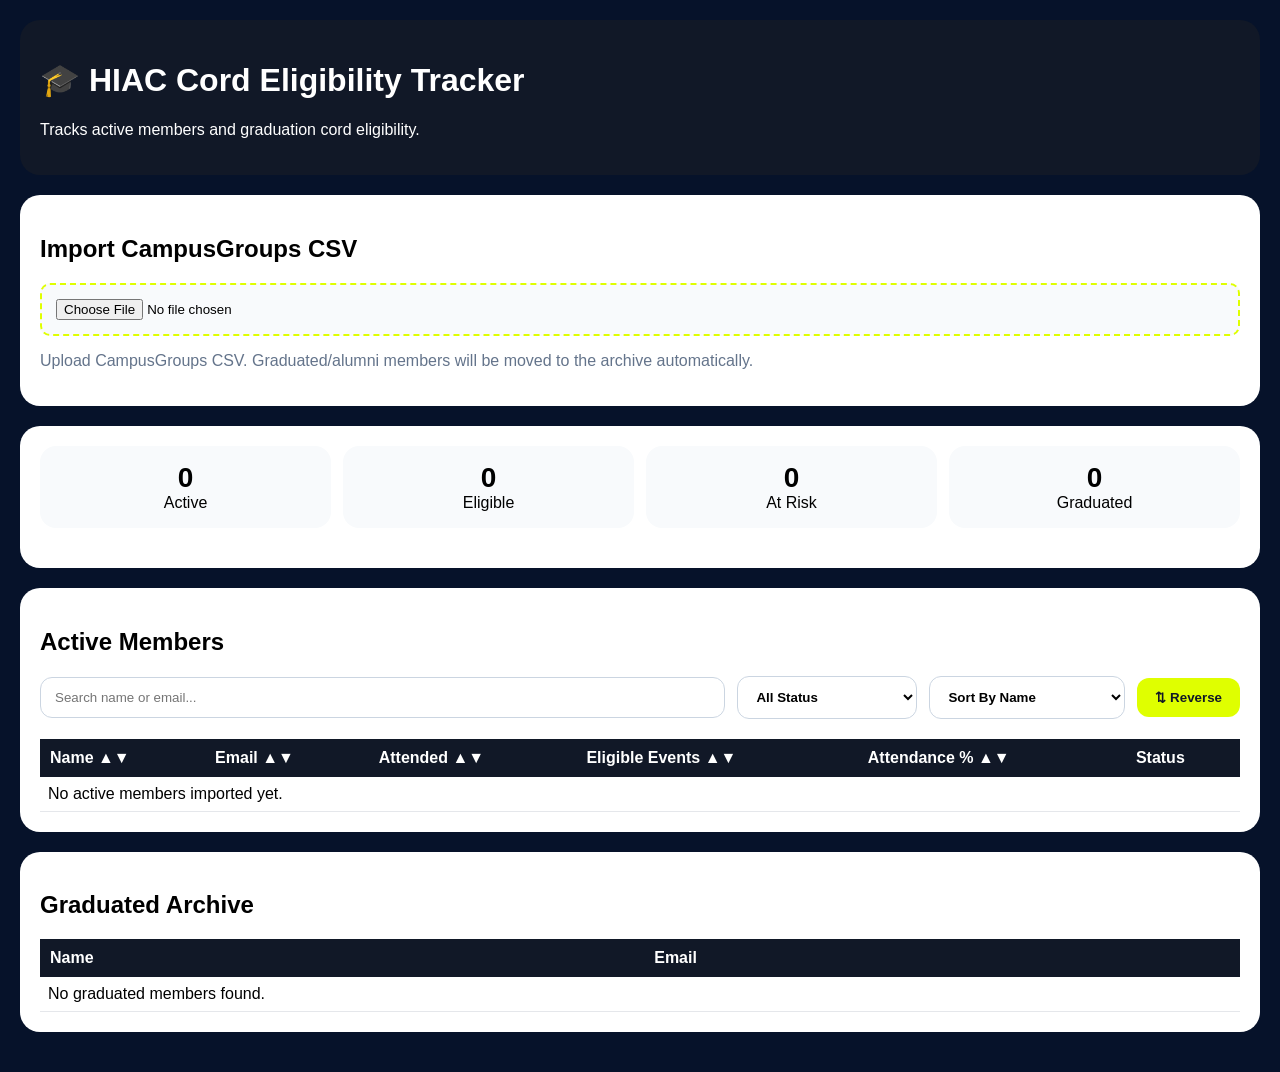
<file: cord_tracker.html>
<!DOCTYPE html>
<html>
<head>
<meta charset="UTF-8">
<title>HIAC Cord Eligibility Tracker</title>
<meta name="viewport" content="width=device-width,initial-scale=1">

<style>
:root{
--navy:#06122a;
--lime:#dfff00;
--green:#16a34a;
--red:#dc2626;
}

*{
box-sizing:border-box;
font-family:Segoe UI,Arial,sans-serif;
}

body{
margin:0;
padding:20px;
background:#06122a;
}

.header{
background:#111827;
color:white;
padding:20px;
border-radius:20px;
margin-bottom:20px;
}

.panel{
background:white;
border-radius:20px;
padding:20px;
margin-bottom:20px;
overflow-x:auto;
}

.member-filters{
display:flex;
gap:12px;
margin-bottom:20px;
flex-wrap:wrap;
}

.member-filters input{
flex:1;
min-width:250px;
}

.member-filters select{
padding:10px;
border-radius:10px;
border:1px solid #cbd5e1;
}

.sortable{
cursor:pointer;
user-select:none;
}

.sortable:hover{
background:#1e293b;
}

button{
background:var(--lime);
border:none;
padding:12px 16px;
font-weight:800;
border-radius:12px;
cursor:pointer;
}

input{
width:100%;
padding:8px;
border:1px solid #cbd5e1;
border-radius:10px;
}

input[type="file"]{
padding:14px;
border:2px dashed var(--lime);
background:#f8fafc;
}

.kpis{
display:grid;
grid-template-columns:repeat(4,1fr);
gap:12px;
margin-bottom:20px;
}

.kpi{
background:#f8fafc;
border-radius:16px;
padding:16px;
text-align:center;
}

.kpi strong{
font-size:28px;
display:block;
}

table{
width:100%;
border-collapse:collapse;
}

th{
background:#111827;
color:white;
padding:10px;
text-align:left;
}

td{
padding:8px;
border-bottom:1px solid #e5e7eb;
}

.badge{
display:inline-block;
padding:6px 10px;
border-radius:999px;
font-size:12px;
font-weight:800;
}

.eligible{
background:#dcfce7;
color:#166534;
}

.risk{
background:#fee2e2;
color:#991b1b;
}

.sub{
color:#64748b;
}
/* ======================================
   MEMBER FILTERS
====================================== */

.member-filters{
display:flex;
gap:12px;
align-items:center;
flex-wrap:wrap;
margin-bottom:20px;
}

.member-filters input{
flex:1;
min-width:260px;
padding:12px 14px;
border:1px solid #cbd5e1;
border-radius:12px;
background:white;
}

.member-filters select{
padding:12px 14px;
border:1px solid #cbd5e1;
border-radius:12px;
background:white;
font-weight:600;
min-width:180px;
}

.member-filters button{
background:var(--lime);
color:#111827;
padding:12px 18px;
font-weight:800;
border:none;
border-radius:12px;
cursor:pointer;
}

.member-filters button:hover{
transform:translateY(-1px);
}

/* ======================================
   SORTABLE TABLE HEADERS
====================================== */

.sortable{
cursor:pointer;
user-select:none;
transition:.2s;
}

.sortable:hover{
background:#1f2937;
color:var(--lime);
}

/* ======================================
   MOBILE
====================================== */

@media(max-width:768px){

.member-filters{
flex-direction:column;
align-items:stretch;
}

.member-filters input{
width:100%;
min-width:100%;
}

.member-filters select{
width:100%;
min-width:100%;
}

.member-filters button{
width:100%;
}

}
@media(max-width:768px){
body{
padding:10px;
}

.kpis{
grid-template-columns:1fr;
}

table{
font-size:12px;
}

td input{
min-width:70px;
}
}
</style>
</head>

<body>

<div class="header">
<h1>🎓 HIAC Cord Eligibility Tracker</h1>
<p>Tracks active members and graduation cord eligibility.</p>
</div>

<div class="panel">
<h2>Import CampusGroups CSV</h2>

<input
type="file"
accept=".csv"
onchange="importMembers(event)"
>

<p class="sub">
Upload CampusGroups CSV. Graduated/alumni members will be moved to the archive automatically.
</p>
</div>

<div class="panel">
<div class="kpis">

<div class="kpi">
<strong id="activeCount">0</strong>
Active
</div>

<div class="kpi">
<strong id="eligibleCount">0</strong>
Eligible
</div>

<div class="kpi">
<strong id="riskCount">0</strong>
At Risk
</div>

<div class="kpi">
<strong id="graduateCount">0</strong>
Graduated
</div>

</div>
</div>

<div class="panel">
<h2>Active Members</h2>

<div class="member-filters">

<input
id="memberSearch"
placeholder="Search name or email..."
oninput="render()"
>

<select
id="statusFilter"
onchange="render()"
>
<option value="All">All Status</option>
<option value="Eligible">Eligible</option>
<option value="At Risk">At Risk</option>
</select>

<select
id="sortBy"
onchange="
currentSort=this.value;
render();
"
>

<option value="name">Sort By Name</option>
<option value="email">Sort By Email</option>
<option value="attended">Sort By Attended</option>
<option value="eligibleEvents">Sort By Eligible Events</option>
<option value="percent">Sort By Attendance %</option>

</select>

<button
onclick="
sortAsc=!sortAsc;
render();
"
>
⇅ Reverse
</button>
</div>

<table>
<thead>

<tr>

<th
class="sortable"
onclick="changeSort('name')"
>
Name ▲▼
</th>

<th
class="sortable"
onclick="changeSort('email')"
>
Email ▲▼
</th>

<th
class="sortable"
onclick="changeSort('attended')"
>
Attended ▲▼
</th>

<th
class="sortable"
onclick="changeSort('eligibleEvents')"
>
Eligible Events ▲▼
</th>

<th
class="sortable"
onclick="changeSort('percent')"
>
Attendance % ▲▼
</th>

<th>
Status
</th>

</tr>

</thead>

<tbody id="memberTable"></tbody>
</table>
</div>

<div class="panel">
<h2>Graduated Archive</h2>

<table>
<thead>
<tr>
<th>Name</th>
<th>Email</th>
</tr>
</thead>

<tbody id="graduateTable"></tbody>
</table>
</div>

<script>
let members = [];

let graduatedMembers = [];

const API_URL =
"https://script.google.com/macros/s/AKfycbzeopu9kln5zjYtCK3hqsetHzHKI2j2i4LEFBYkdL5jaIhWGPr0xpFXuWlgyqZhm5CPzw/exec";

function save(){

saveDatabase();

}

function parseCsvRow(row){
const result=[];
let current="";
let insideQuotes=false;

for(let i=0;i<row.length;i++){
const char=row[i];
const next=row[i+1];

if(char === '"' && insideQuotes && next === '"'){
current += '"';
i++;
continue;
}

if(char === '"'){
insideQuotes=!insideQuotes;
continue;
}

if(char === "," && !insideQuotes){
result.push(current);
current="";
continue;
}

current += char;
}

result.push(current);
return result;
}

function importMembers(event){
const file =
event.target.files[0];

if(!file) return;

const reader =
new FileReader();

reader.onload =
async function(e){

const rows =
e.target.result
.split(/\r?\n/)
.filter(r=>r.trim());

if(rows.length < 2){
alert("CSV is empty or invalid.");
return;
}

const headers =
parseCsvRow(rows[0])
.map(h=>
String(h)
.replace(/\uFEFF/g,"")
.trim()
);

const firstNameIndex =
headers.findIndex(
h=>h.toLowerCase().includes("first name")
);

const lastNameIndex =
headers.findIndex(
h=>h.toLowerCase().includes("last name")
);

const emailIndex =
headers.findIndex(
h=>h.toLowerCase().trim()==="email"
);

const tagIndex =
headers.findIndex(
h=>h.toLowerCase().includes("member tags")
);

if(
firstNameIndex < 0 ||
lastNameIndex < 0 ||
emailIndex < 0 ||
tagIndex < 0
){
alert("CSV must include First Name, Last Name, Email, and Member Tags.");
return;
}

const history = {};

members.forEach(m=>{
history[
String(m.email).toLowerCase()
]={
eventsAttended:m.eventsAttended || 0,
eligibleEvents:m.eligibleEvents || 0
};
});

members=[];
graduatedMembers=[];

for(let i=1;i<rows.length;i++){

const cols =
parseCsvRow(rows[i]);

const firstName =
(cols[firstNameIndex] || "").trim();

const lastName =
(cols[lastNameIndex] || "").trim();

const name =
`${firstName} ${lastName}`.trim();

const email =
(cols[emailIndex] || "").trim();

const tags =
(cols[tagIndex] || "").toLowerCase();

if(!name || !email) continue;

if(
name === "Kay Thiemann" ||
email.toLowerCase().includes("k.thiemann")
){
continue;
}

const previous =
history[
email.toLowerCase()
];

const isGraduated =
tags.includes("graduated") ||
tags.includes("alumni") ||
tags.includes("former") ||
tags.includes("class of");

if(isGraduated){

graduatedMembers.push({
name,
email
});

}else{

members.push({
name,
email,
memberTags:tags,
eventsAttended:previous?.eventsAttended || 0,
eligibleEvents:previous?.eligibleEvents || 0
});

}

}

await saveDatabase();
render();

alert(
`Import Complete

Active Members: ${members.length}
Graduated Members: ${graduatedMembers.length}`
);

};

reader.readAsText(file);
}

function percent(member){
if(member.eligibleEvents===0) return 0;

return Math.round(
(member.eventsAttended/member.eligibleEvents)*100
);
}
//----------------------------------
// SORTING
//----------------------------------

let currentSort = "name";

let sortAsc = true;

function changeSort(field){

if(currentSort === field){

sortAsc = !sortAsc;

}else{

currentSort = field;

sortAsc = true;

}

render();

}


function render(){

if(
!Array.isArray(members)
){
members = [];
}

if(
!Array.isArray(graduatedMembers)
){
graduatedMembers = [];
}

console.log(
"Rendering:",
members.length,
graduatedMembers.length
);
document.getElementById("activeCount").innerText =
members.length;

document.getElementById("eligibleCount").innerText =
members.filter(m=>percent(m)>=50).length;

document.getElementById("riskCount").innerText =
members.filter(m=>percent(m)<50).length;

document.getElementById("graduateCount").innerText =
graduatedMembers.length;

const memberTable =
document.getElementById("memberTable");

memberTable.innerHTML = "";

if(members.length===0){
memberTable.innerHTML = `
<tr>
<td colspan="6">No active members imported yet.</td>
</tr>
`;
}else{

let filtered =
[...members];

const search =
document.getElementById(
"memberSearch"
)?.value
.toLowerCase() || "";

const status =
document.getElementById(
"statusFilter"
)?.value || "All";

filtered =
filtered.filter(m=>{

const pct =
percent(m);

const memberStatus =
pct>=50
?
"Eligible"
:
"At Risk";

const matchesSearch =

m.name.toLowerCase()
.includes(search)

||

m.email.toLowerCase()
.includes(search);

const matchesStatus =

status==="All"

||

memberStatus===status;

return matchesSearch &&
matchesStatus;

});

//----------------------------------
// SORT
//----------------------------------

filtered.sort((a,b)=>{

let av;
let bv;

switch(currentSort){

case "email":

av=a.email;
bv=b.email;
break;

case "attended":

av=a.eventsAttended;
bv=b.eventsAttended;
break;

case "eligibleEvents":

av=a.eligibleEvents;
bv=b.eligibleEvents;
break;

case "percent":

av=percent(a);
bv=percent(b);
break;

default:

av=a.name;
bv=b.name;

}

if(typeof av==="string"){

return sortAsc
?
av.localeCompare(bv)
:
bv.localeCompare(av);

}

return sortAsc
?
av-bv
:
bv-av;

});

//----------------------------------
// RENDER
//----------------------------------

filtered.forEach((m)=>{

const i =
members.indexOf(m);

const pct =
percent(m);

memberTable.innerHTML += `
<tr>
<td>${m.name}</td>
<td>${m.email}</td>
<td>
<input
type="number"
min="0"
value="${m.eventsAttended}"
onchange="
members[${i}].eventsAttended=parseInt(this.value)||0;
save();
render();
">
</td>
<td>
<input
type="number"
min="0"
value="${m.eligibleEvents}"
onchange="
members[${i}].eligibleEvents=parseInt(this.value)||0;
save();
render();
">
</td>
<td>${pct}%</td>
<td>
<span class="badge ${pct>=50?'eligible':'risk'}">
${pct>=50?'Eligible':'At Risk'}
</span>
</td>
</tr>
`;
});

}

const graduateTable =
document.getElementById("graduateTable");

graduateTable.innerHTML = "";

if(graduatedMembers.length===0){
graduateTable.innerHTML = `
<tr>
<td colspan="2">No graduated members found.</td>
</tr>
`;
}else{

graduatedMembers
.sort((a,b)=>a.name.localeCompare(b.name))
.forEach(m=>{
graduateTable.innerHTML += `
<tr>
<td>${m.name}</td>
<td>${m.email}</td>
</tr>
`;
});

}
}
async function loadDatabase(){

members = [];
graduatedMembers = [];

try{

const [memberResponse, gradResponse] =
await Promise.all([

fetch(
`${API_URL}?action=Members`
),

fetch(
`${API_URL}?action=GraduatedMembers`
)

]);

members =
await memberResponse.json();

members = members.map(m => ({

...m,

eventsAttended:
Number(m.eventsAttended || 0),

eligibleEvents:
Number(m.eligibleEvents || 0)

}));

graduatedMembers =
await gradResponse.json();
if(
!Array.isArray(graduatedMembers)
){
graduatedMembers = [];
}

console.log(
"Members Loaded:",
members.length
);

console.log(
"Graduated Loaded:",
graduatedMembers.length
);

render();

}catch(error){

console.error(error);

alert(
"Failed to load Google Sheets data"
);

}

}
async function saveDatabase(){

try{

await fetch(
API_URL,
{
method:"POST",
body:JSON.stringify({
sheet:"Members",
data:members
})
}
);

await fetch(
API_URL,
{
method:"POST",
body:JSON.stringify({
sheet:"GraduatedMembers",
data:graduatedMembers
})
}
);

console.log(
"Database Saved"
);

}catch(error){

console.error(error);

alert(
"Failed to save database"
);

}

}

window.onload = async () => {

try{

await loadDatabase();

render();

}catch(error){

console.error(error);

}

};
</script>

</body>
</html>
</file>
